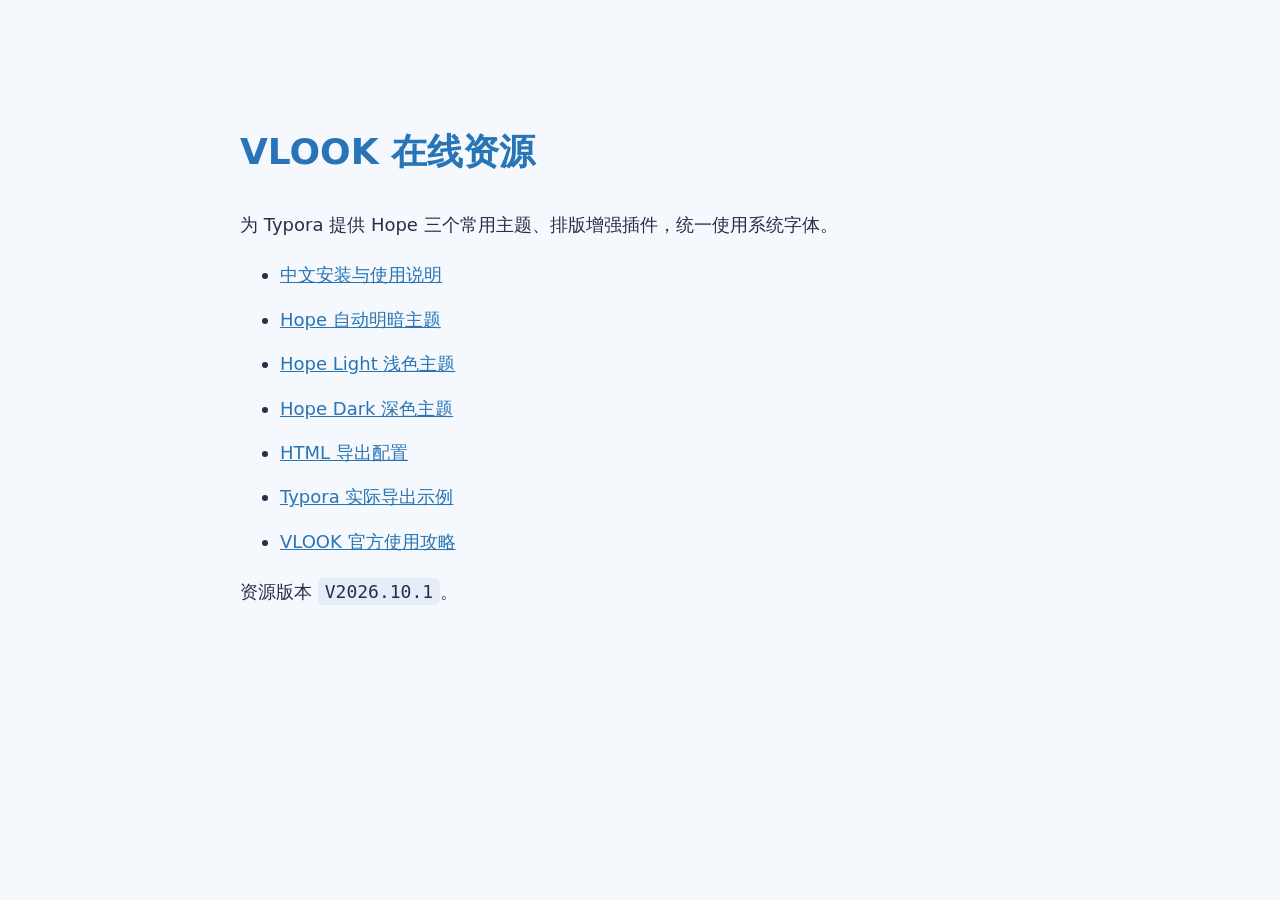
<file: index.html>
<!doctype html>
<html lang="zh-CN"><head><meta charset="utf-8"><meta name="viewport" content="width=device-width, initial-scale=1"><title>VLOOK 在线资源</title><style>body{font:18px/1.8 system-ui,sans-serif;max-width:800px;margin:8vh auto;padding:24px;color:#233047;background:#f5f8fc}h1{color:#2775b6}a{color:#2775b6}li{margin:12px 0}code{background:#e5edf6;padding:3px 7px;border-radius:5px}</style></head><body><h1>VLOOK 在线资源</h1><p>为 Typora 提供 Hope 三个常用主题、排版增强插件，统一使用系统字体。</p><ul><li><a href="https://github.com/faelonli/vlook-online#readme">中文安装与使用说明</a></li><li><a href="typora-themes/vlook-live-hope.css">Hope 自动明暗主题</a></li><li><a href="typora-themes/vlook-live-hope-light.css">Hope Light 浅色主题</a></li><li><a href="typora-themes/vlook-live-hope-dark.css">Hope Dark 深色主题</a></li><li><a href="plugin-live.txt">HTML 导出配置</a></li><li><a href="demo.html">Typora 实际导出示例</a></li><li><a href="https://madmaxchow.github.io/VLOOK/index.html#安装与使用">VLOOK 官方使用攻略</a></li></ul><p>资源版本 <code>V2026.10.1</code>。</p></body></html>
</file>
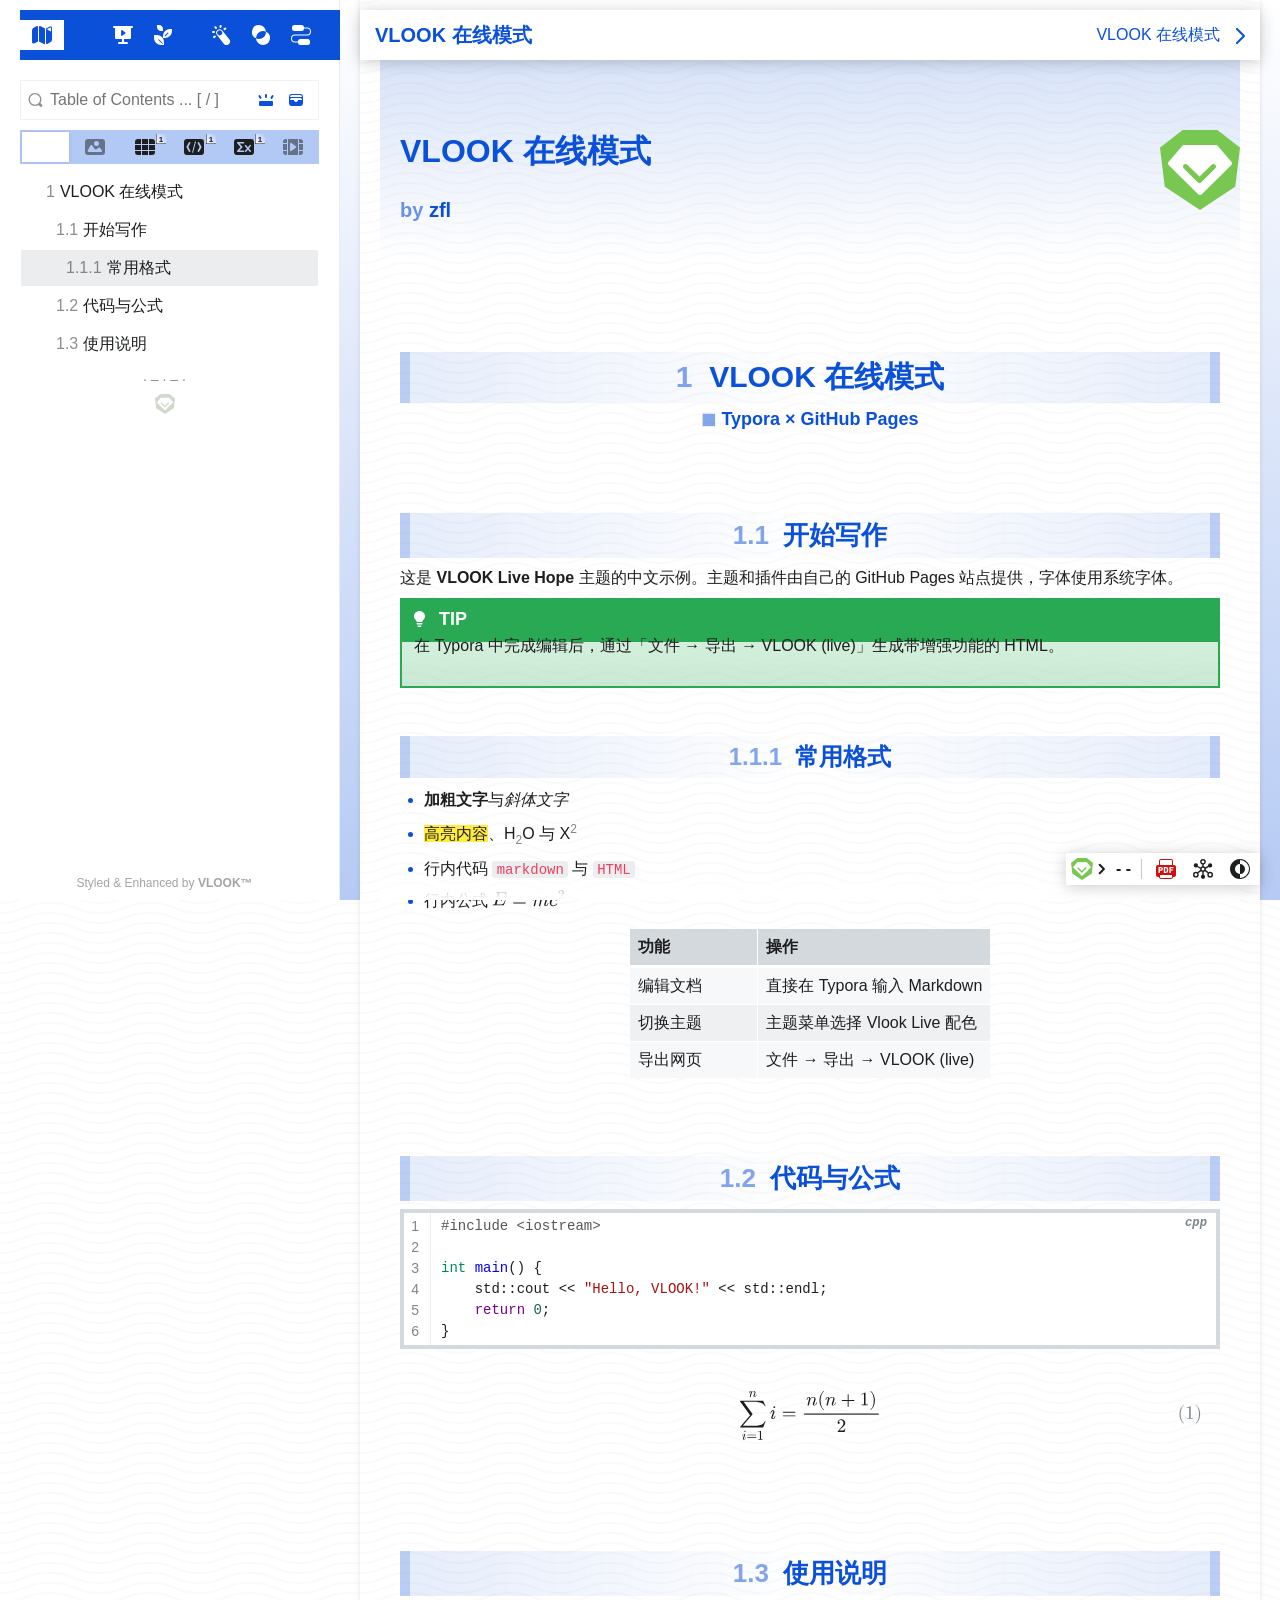
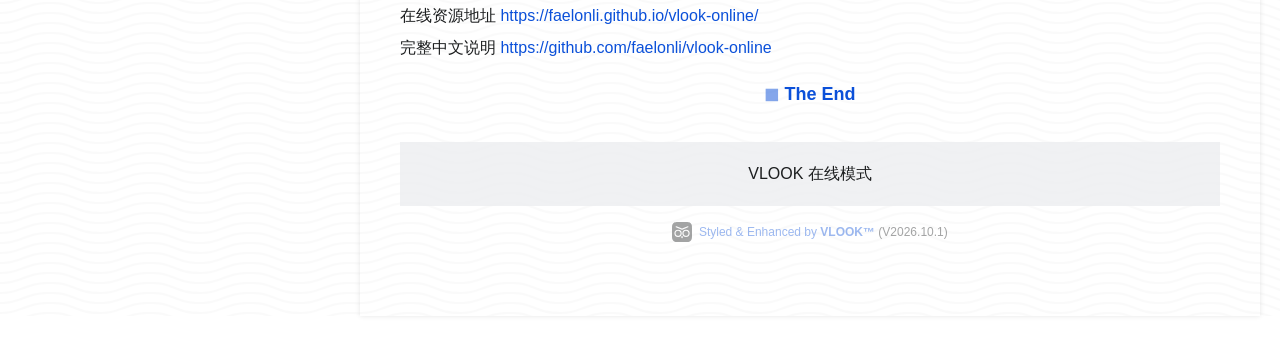
<file: demo.html>
<!doctype html>
<html>
<head>
<meta charset='UTF-8'><meta name='viewport' content='width=device-width initial-scale=1'><style type='text/css'>html {overflow-x: initial !important;}</style>
<style type='text/css'  id="style-base">:root { --bg-color: #ffffff; --text-color: #333333; --select-text-bg-color: #B5D6FC; --select-text-font-color: auto; --monospace: "Lucida Console",Consolas,"Courier",monospace; --title-bar-height: 20px; }
.mac-os-11 { --title-bar-height: 28px; }
html { font-size: 14px; background-color: var(--bg-color); color: var(--text-color); font-family: "Helvetica Neue", Helvetica, Arial, "Segoe UI Emoji", "SF Pro", sans-serif; -webkit-font-smoothing: antialiased; }
h1, h2, h3, h4, h5 { white-space: pre-wrap; }
body { margin: 0px; padding: 0px; height: auto; inset: 0px; font-size: 1rem; line-height: 1.428571; overflow-x: hidden; background: inherit; }
iframe { margin: auto; }
a.url { word-break: break-all; }
a:active, a:hover { outline: 0px; }
.in-text-selection, ::selection { text-shadow: none; background: var(--select-text-bg-color); color: var(--select-text-font-color); }
#write { margin: 0px auto; height: auto; width: inherit; word-break: normal; overflow-wrap: break-word; position: relative; white-space: normal; overflow-x: visible; padding-top: 36px; }
#write.first-line-indent p { text-indent: 2em; }
#write.first-line-indent li p, #write.first-line-indent p *, #write.first-line-indent svg * { text-indent: 0px; }
#write.first-line-indent li { margin-left: 2em; }
.for-image #write { padding-left: 8px; padding-right: 8px; }
body.typora-export { padding-left: 30px; padding-right: 30px; }
.typora-export .footnote-line, .typora-export li, .typora-export p { white-space: pre-wrap; }
.typora-export .task-list-item input { pointer-events: none; }
@media screen and (max-width: 500px) {
  body.typora-export { padding-left: 0px; padding-right: 0px; }
  #write { padding-left: 20px; padding-right: 20px; }
}
#write li > figure:last-child { margin-bottom: 0.5rem; }
#write ol, #write ul { position: relative; }
img { max-width: 100%; vertical-align: middle; image-orientation: from-image; }
img:not([height]) { height: auto; }
button, input, select, textarea { color: inherit; font-style: inherit; font-variant-caps: inherit; font-weight: inherit; font-width: inherit; font-size: inherit; line-height: inherit; font-family: inherit; font-size-adjust: inherit; font-kerning: inherit; font-variant-alternates: inherit; font-variant-ligatures: inherit; font-variant-numeric: inherit; font-variant-east-asian: inherit; font-variant-position: inherit; font-variant-emoji: inherit; font-feature-settings: inherit; font-optical-sizing: inherit; font-variation-settings: inherit; }
input[type="checkbox"], input[type="radio"] { line-height: normal; padding: 0px; }
*, ::after, ::before { box-sizing: border-box; }
svg sub, svg sup { position: static; }
.nodeLabel p { padding-right: 2px; padding-left: 2px; }
.typora-export .nodeLabel p { padding-right: 0px; padding-left: 0px; }
foreignObject { overflow: visible; }
p { line-height: inherit; }
h1, h2, h3, h4, h5, h6 { break-after: avoid-page; break-inside: avoid; orphans: 4; }
p { orphans: 4; }
li p { orphans: 1; }
h1 { font-size: 2rem; }
h2 { font-size: 1.8rem; }
h3 { font-size: 1.6rem; }
h4 { font-size: 1.4rem; }
h5 { font-size: 1.2rem; }
h6 { font-size: 1rem; }
.md-math-block, .md-rawblock, h1, h2, h3, h4, h5, h6, p { margin-top: 1rem; margin-bottom: 1rem; }
.hidden { display: none; }
.md-blockmeta { color: rgb(204, 204, 204); font-weight: 700; font-style: italic; }
a { cursor: pointer; }
sup.md-footnote { padding: 2px 4px; background-color: rgba(238, 238, 238, 0.7); color: rgb(85, 85, 85); border-radius: 4px; cursor: pointer; }
sup.md-footnote a, sup.md-footnote a:hover { color: inherit; text-transform: inherit; text-decoration: inherit; }
#write input[type="checkbox"] { cursor: pointer; width: inherit; height: inherit; }
figure { overflow-x: auto; margin: 1.2em 0px; max-width: calc(100% + 16px); padding: 0px; }
figure > table { margin: 0px; }
thead, tr { break-inside: avoid; break-after: auto; }
thead { display: table-header-group; }
table { border-collapse: collapse; border-spacing: 0px; width: 100%; overflow: auto; break-inside: auto; text-align: left; }
table.md-table td { min-width: 32px; }
.CodeMirror-gutters { border-right: 0px; background-color: inherit; }
.CodeMirror-linenumber { -webkit-user-select: none; }
.CodeMirror { text-align: left; }
.CodeMirror-placeholder { opacity: 0.3; }
.CodeMirror pre { padding: 0px 4px; }
.CodeMirror-lines { padding: 0px; }
div.hr:focus { cursor: none; }
#write pre { white-space: pre-wrap; }
#write.fences-no-line-wrapping pre { white-space: pre; }
#write pre.ty-contain-cm { white-space: normal; }
.CodeMirror-gutters { margin-right: 4px; }
.md-fences { font-size: 0.9rem; position: relative; display: block; break-inside: avoid; text-align: left; overflow: visible; white-space: pre; background: inherit; }
.md-fences-adv-panel { width: 100%; margin-top: 10px; text-align: center; padding-top: 0px; padding-bottom: 8px; overflow-x: auto; }
#write .md-fences.mock-cm { white-space: pre-wrap; }
.md-fences.md-fences-with-lineno { padding-left: 0px; }
#write.fences-no-line-wrapping .md-fences.mock-cm { white-space: pre; overflow-x: auto; }
.md-fences.mock-cm.md-fences-with-lineno { padding-left: 8px; }
.CodeMirror-line, twitterwidget { break-inside: avoid; }
svg { break-inside: avoid; }
.footnotes { opacity: 0.8; font-size: 0.9rem; margin-top: 1em; margin-bottom: 1em; }
.footnotes + .footnotes { margin-top: 0px; }
.md-reset { margin: 0px; padding: 0px; border: 0px; outline: 0px; vertical-align: top; background: 0px 0px; text-decoration: none; text-shadow: none; float: none; position: static; width: auto; height: auto; white-space: nowrap; cursor: inherit; line-height: normal; font-weight: 400; text-align: left; box-sizing: content-box; direction: ltr; }
li div { padding-top: 0px; }
blockquote { margin: 1rem 0px; }
li .mathjax-block, li p { margin: 0.5rem 0px; }
li blockquote { margin: 1rem 0px; }
li { margin: 0px; position: relative; }
blockquote > :last-child { margin-bottom: 0px; }
blockquote > :first-child, li > :first-child { margin-top: 0px; }
.footnotes-area { color: rgb(136, 136, 136); margin-top: 0.714rem; padding-bottom: 0.143rem; white-space: normal; }
#write .footnote-line { white-space: pre-wrap; }
@media print {
  body, html { border: 1px solid transparent; height: 99%; break-after: avoid; break-before: avoid; font-variant-ligatures: no-common-ligatures; }
  #write { margin-top: 0px; border-color: transparent !important; padding-top: 0px !important; padding-bottom: 0px !important; }
  .typora-export * { print-color-adjust: exact; }
  .typora-export #write { break-after: avoid; }
  .typora-export #write::after { height: 0px; }
  .is-mac table { break-inside: avoid; }
  #write > p:nth-child(1) { margin-top: 0px; }
  .typora-export-show-outline .typora-export-sidebar { display: none; }
  figure { overflow-x: visible; }
}
.footnote-line { margin-top: 0.714em; font-size: 0.7em; }
a img, img a { cursor: pointer; }
pre.md-meta-block { font-size: 0.8rem; min-height: 0.8rem; white-space: pre-wrap; background: rgb(204, 204, 204); display: block; overflow-x: hidden; }
p > .md-image:only-child:not(.md-img-error) img, p > img:only-child { display: block; margin: auto; }
#write.first-line-indent p > .md-image:only-child:not(.md-img-error) img { left: -2em; position: relative; }
p > .md-image:only-child { display: inline-block; width: 100%; }
#write .MathJax_Display { margin: 0.8em 0px 0px; }
.md-math-block { width: 100%; }
.md-math-block:not(:empty)::after { display: none; }
.MathJax_ref { fill: currentcolor; }
[contenteditable="true"]:active, [contenteditable="true"]:focus, [contenteditable="false"]:active, [contenteditable="false"]:focus { outline: 0px; box-shadow: none; }
.md-task-list-item { position: relative; list-style-type: none; }
.task-list-item.md-task-list-item { padding-left: 0px; }
.md-task-list-item > input { position: absolute; top: 0px; left: 0px; margin-left: -1.2em; margin-top: calc(1em - 10px); border: medium; }
.math { font-size: 1rem; }
.md-toc { min-height: 3.58rem; position: relative; font-size: 0.9rem; border-radius: 10px; }
.md-toc-content { position: relative; margin-left: 0px; }
.md-toc-content::after, .md-toc::after { display: none; }
.md-toc-item { display: block; color: rgb(65, 131, 196); }
.md-toc-item a { text-decoration: none; }
.md-toc-inner:hover { text-decoration: underline; }
.md-toc-inner { display: inline-block; cursor: pointer; }
.md-toc-h1 .md-toc-inner { margin-left: 0px; font-weight: 700; }
.md-toc-h2 .md-toc-inner { margin-left: 2em; }
.md-toc-h3 .md-toc-inner { margin-left: 4em; }
.md-toc-h4 .md-toc-inner { margin-left: 6em; }
.md-toc-h5 .md-toc-inner { margin-left: 8em; }
.md-toc-h6 .md-toc-inner { margin-left: 10em; }
@media screen and (max-width: 48em) {
  .md-toc-h3 .md-toc-inner { margin-left: 3.5em; }
  .md-toc-h4 .md-toc-inner { margin-left: 5em; }
  .md-toc-h5 .md-toc-inner { margin-left: 6.5em; }
  .md-toc-h6 .md-toc-inner { margin-left: 8em; }
}
a.md-toc-inner { font-size: inherit; font-style: inherit; font-weight: inherit; line-height: inherit; }
.footnote-line a:not(.reversefootnote) { color: inherit; }
.reversefootnote { font-family: ui-monospace, sans-serif; }
.md-attr { display: none; }
.md-fn-count::after { content: "."; }
code, pre, samp, tt { font-family: var(--monospace); }
kbd { margin: 0px 0.1em; padding: 0.1em 0.6em; font-size: 0.8em; color: rgb(36, 39, 41); background: rgb(255, 255, 255); border: 1px solid rgb(173, 179, 185); border-radius: 3px; box-shadow: rgba(12, 13, 14, 0.2) 0px 1px 0px, rgb(255, 255, 255) 0px 0px 0px 2px inset; white-space: nowrap; vertical-align: middle; }
.md-comment { color: rgb(162, 127, 3); opacity: 0.6; font-family: var(--monospace); }
code { text-align: left; vertical-align: initial; }
a.md-print-anchor { white-space: pre !important; border-width: medium !important; border-style: none !important; border-color: currentcolor !important; display: inline-block !important; position: absolute !important; width: 1px !important; right: 0px !important; outline: 0px !important; background: 0px 0px !important; text-decoration: initial !important; text-shadow: initial !important; }
.os-windows.monocolor-emoji .md-emoji { font-family: "Segoe UI Symbol", sans-serif; }
.md-diagram-panel > svg { max-width: 100%; }
[lang="flow"] svg, [lang="mermaid"] svg { max-width: 100%; height: auto; }
[lang="mermaid"] .node text { font-size: 1rem; }
table tr th { border-bottom: 0px; }
video { max-width: 100%; display: block; margin: 0px auto; }
iframe { max-width: 100%; width: 100%; border: medium; }
.highlight td, .highlight tr { border: 0px; }
mark { background: rgb(255, 255, 0); color: rgb(0, 0, 0); }
.md-html-inline .md-plain, .md-html-inline strong, mark .md-inline-math, mark strong { color: inherit; }
.md-expand mark .md-meta { opacity: 0.3 !important; }
mark .md-meta { color: rgb(0, 0, 0); }
@media print {
  .typora-export h1, .typora-export h2, .typora-export h3, .typora-export h4, .typora-export h5, .typora-export h6 { break-inside: avoid; }
}
.md-diagram-panel .messageText { stroke: none !important; }
.md-diagram-panel .start-state { fill: var(--node-fill); }
.md-diagram-panel .edgeLabel rect { opacity: 1 !important; }
.md-fences.md-fences-math { font-size: 1em; }
.md-fences-advanced:not(.md-focus) { padding: 0px; white-space: nowrap; border: 0px; }
.md-fences-advanced:not(.md-focus) { background: inherit; }
.mermaid-svg { margin: auto; }
.typora-export-show-outline .typora-export-content { max-width: 1440px; margin: auto; display: flex; flex-direction: row; }
.typora-export-sidebar { width: 300px; font-size: 0.8rem; margin-top: 80px; margin-right: 18px; }
.typora-export-show-outline #write { --webkit-flex: 2; flex: 2 1 0%; }
.typora-export-sidebar .outline-content { position: fixed; top: 0px; max-height: 100%; overflow: hidden auto; padding-bottom: 30px; padding-top: 60px; width: 300px; }
@media screen and (max-width: 1024px) {
  .typora-export-sidebar, .typora-export-sidebar .outline-content { width: 240px; }
}
@media screen and (max-width: 800px) {
  .typora-export-sidebar { display: none; }
}
.outline-content li, .outline-content ul { margin-left: 0px; margin-right: 0px; padding-left: 0px; padding-right: 0px; list-style: none; overflow-wrap: anywhere; }
.outline-content ul { margin-top: 0px; margin-bottom: 0px; }
.outline-content strong { font-weight: 400; }
.outline-expander { width: 1rem; height: 1.428571rem; position: relative; display: table-cell; vertical-align: middle; cursor: pointer; padding-left: 4px; }
.outline-expander::before { content: ""; position: relative; font-family: Ionicons; display: inline-block; font-size: 8px; vertical-align: middle; }
.outline-item { padding-top: 3px; padding-bottom: 3px; cursor: pointer; }
.outline-expander:hover::before { content: ""; }
.outline-h1 > .outline-item { padding-left: 0px; }
.outline-h2 > .outline-item { padding-left: 1em; }
.outline-h3 > .outline-item { padding-left: 2em; }
.outline-h4 > .outline-item { padding-left: 3em; }
.outline-h5 > .outline-item { padding-left: 4em; }
.outline-h6 > .outline-item { padding-left: 5em; }
.outline-label { cursor: pointer; display: table-cell; vertical-align: middle; text-decoration: none; color: inherit; }
.outline-label:hover { text-decoration: underline; }
.outline-item:hover { border-color: rgb(245, 245, 245); background-color: var(--item-hover-bg-color); }
.outline-item:hover { margin-left: -28px; margin-right: -28px; border-left: 28px solid transparent; border-right: 28px solid transparent; }
.outline-item-single .outline-expander::before, .outline-item-single .outline-expander:hover::before { display: none; }
.outline-item-open > .outline-item > .outline-expander::before { content: ""; }
.outline-children { display: none; }
.info-panel-tab-wrapper { display: none; }
.outline-item-open > .outline-children { display: block; }
.typora-export .outline-item { padding-top: 1px; padding-bottom: 1px; }
.typora-export .outline-item:hover { margin-right: -8px; border-right: 8px solid transparent; }
.typora-export .outline-expander::before { content: "+"; font-family: inherit; top: -1px; }
.typora-export .outline-expander:hover::before, .typora-export .outline-item-open > .outline-item > .outline-expander::before { content: "−"; }
.typora-export-collapse-outline .outline-children { display: none; }
.typora-export-collapse-outline .outline-item-open > .outline-children, .typora-export-no-collapse-outline .outline-children { display: block; }
.typora-export-no-collapse-outline .outline-expander::before { content: "" !important; }
.typora-export-show-outline .outline-item-active > .outline-item .outline-label { font-weight: 700; }
.md-inline-math-container mjx-container { zoom: 0.95; }
mjx-container { break-inside: avoid; }
.md-alert.md-alert-note { border-left-color: rgb(9, 105, 218); }
.md-alert.md-alert-important { border-left-color: rgb(130, 80, 223); }
.md-alert.md-alert-warning { border-left-color: rgb(154, 103, 0); }
.md-alert.md-alert-tip { border-left-color: rgb(31, 136, 61); }
.md-alert.md-alert-caution { border-left-color: rgb(207, 34, 46); }
.md-alert { padding: 0px 1em; margin-bottom: 16px; color: inherit; border-left: 0.25em solid rgb(0, 0, 0); }
.md-alert-text-note { color: rgb(9, 105, 218); }
.md-alert-text-important { color: rgb(130, 80, 223); }
.md-alert-text-warning { color: rgb(154, 103, 0); }
.md-alert-text-tip { color: rgb(31, 136, 61); }
.md-alert-text-caution { color: rgb(207, 34, 46); }
.md-alert-text { font-size: 0.9rem; font-weight: 700; }
.md-alert-text svg { fill: currentcolor; position: relative; top: 0.125em; margin-right: 1ch; overflow: visible; }
.md-alert-text-container::after { content: attr(data-text); text-transform: capitalize; pointer-events: none; margin-right: 1ch; }

</style>
<style type='text/css'  id="style-codemirror">.CodeMirror { height: auto; }
.CodeMirror.cm-s-inner { background: inherit; }
.CodeMirror-scroll { overflow: auto hidden; z-index: 3; }
.CodeMirror-gutter-filler, .CodeMirror-scrollbar-filler { background-color: rgb(255, 255, 255); }
.CodeMirror-gutters { border-right: 1px solid rgb(221, 221, 221); background: inherit; white-space: nowrap; }
.CodeMirror-linenumber { padding: 0px 3px 0px 5px; text-align: right; color: rgb(153, 153, 153); }
.cm-s-inner .cm-keyword { color: rgb(119, 0, 136); }
.cm-s-inner .cm-atom, .cm-s-inner.cm-atom { color: rgb(34, 17, 153); }
.cm-s-inner .cm-number { color: rgb(17, 102, 68); }
.cm-s-inner .cm-def { color: rgb(0, 0, 255); }
.cm-s-inner .cm-variable { color: rgb(0, 0, 0); }
.cm-s-inner .cm-variable-2 { color: rgb(0, 85, 170); }
.cm-s-inner .cm-variable-3 { color: rgb(0, 136, 85); }
.cm-s-inner .cm-string { color: rgb(170, 17, 17); }
.cm-s-inner .cm-property { color: rgb(0, 0, 0); }
.cm-s-inner .cm-operator { color: rgb(152, 26, 26); }
.cm-s-inner .cm-comment, .cm-s-inner.cm-comment { color: rgb(170, 85, 0); }
.cm-s-inner .cm-string-2 { color: rgb(255, 85, 0); }
.cm-s-inner .cm-meta { color: rgb(85, 85, 85); }
.cm-s-inner .cm-qualifier { color: rgb(85, 85, 85); }
.cm-s-inner .cm-builtin { color: rgb(51, 0, 170); }
.cm-s-inner .cm-bracket { color: rgb(153, 153, 119); }
.cm-s-inner .cm-tag { color: rgb(17, 119, 0); }
.cm-s-inner .cm-attribute { color: rgb(0, 0, 204); }
.cm-s-inner .cm-header, .cm-s-inner.cm-header { color: rgb(0, 0, 255); }
.cm-s-inner .cm-quote, .cm-s-inner.cm-quote { color: rgb(0, 153, 0); }
.cm-s-inner .cm-hr, .cm-s-inner.cm-hr { color: rgb(153, 153, 153); }
.cm-s-inner .cm-link, .cm-s-inner.cm-link { color: rgb(0, 0, 204); }
.cm-negative { color: rgb(221, 68, 68); }
.cm-positive { color: rgb(34, 153, 34); }
.cm-header, .cm-strong { font-weight: 700; }
.cm-del { text-decoration: line-through; }
.cm-em { font-style: italic; }
.cm-link { text-decoration: underline; }
.cm-error { color: red; }
.cm-invalidchar { color: red; }
.cm-constant { color: rgb(38, 139, 210); }
.cm-defined { color: rgb(181, 137, 0); }
div.CodeMirror span.CodeMirror-matchingbracket { color: rgb(0, 255, 0); }
div.CodeMirror span.CodeMirror-nonmatchingbracket { color: rgb(255, 34, 34); }
.cm-s-inner .CodeMirror-activeline-background { background: inherit; }
.CodeMirror { position: relative; overflow: hidden; }
.CodeMirror-scroll { height: 100%; outline: 0px; position: relative; box-sizing: content-box; background: inherit; }
.CodeMirror-sizer { position: relative; }
.CodeMirror-gutter-filler, .CodeMirror-hscrollbar, .CodeMirror-scrollbar-filler, .CodeMirror-vscrollbar { position: absolute; z-index: 6; display: none; outline: 0px; }
.CodeMirror-vscrollbar { right: 0px; top: 0px; overflow: hidden; }
.CodeMirror-hscrollbar { bottom: 0px; left: 0px; overflow: auto hidden; }
.CodeMirror-scrollbar-filler { right: 0px; bottom: 0px; }
.CodeMirror-gutter-filler { left: 0px; bottom: 0px; }
.CodeMirror-gutters { position: absolute; left: 0px; top: 0px; padding-bottom: 10px; z-index: 3; overflow-y: hidden; }
.CodeMirror-gutter { white-space: normal; height: 100%; box-sizing: content-box; padding-bottom: 30px; margin-bottom: -32px; display: inline-block; }
.CodeMirror-gutter-wrapper { position: absolute; z-index: 4; background: 0px 0px !important; border: medium !important; }
.CodeMirror-gutter-background { position: absolute; top: 0px; bottom: 0px; z-index: 4; }
.CodeMirror-gutter-elt { position: absolute; cursor: default; z-index: 4; }
.CodeMirror-lines { cursor: text; }
.CodeMirror pre { border-radius: 0px; border-width: 0px; background: 0px 0px; font-family: inherit; font-size: inherit; margin: 0px; white-space: pre; overflow-wrap: normal; color: inherit; z-index: 2; position: relative; overflow: visible; }
.CodeMirror-wrap pre { overflow-wrap: break-word; white-space: pre-wrap; word-break: normal; }
.CodeMirror-code pre { border-right: 30px solid transparent; width: fit-content; }
.CodeMirror-wrap .CodeMirror-code pre { border-right: medium; width: auto; }
.CodeMirror-linebackground { position: absolute; inset: 0px; z-index: 0; }
.CodeMirror-linewidget { position: relative; z-index: 2; overflow: auto; }
.CodeMirror-wrap .CodeMirror-scroll { overflow-x: hidden; }
.CodeMirror-measure { position: absolute; width: 100%; height: 0px; overflow: hidden; visibility: hidden; }
.CodeMirror-measure pre { position: static; }
.CodeMirror div.CodeMirror-cursor { position: absolute; visibility: hidden; border-right: medium; width: 0px; }
.CodeMirror div.CodeMirror-cursor { visibility: hidden; }
.CodeMirror-focused div.CodeMirror-cursor { visibility: inherit; }
.cm-searching { background: rgba(255, 255, 0, 0.4); }
span.cm-underlined { text-decoration: underline; }
span.cm-strikethrough { text-decoration: line-through; }
.cm-tw-syntaxerror { color: rgb(255, 255, 255); background-color: rgb(153, 0, 0); }
.cm-tw-deleted { text-decoration: line-through; }
.cm-tw-header5 { font-weight: 700; }
.cm-tw-listitem:first-child { padding-left: 10px; }
.cm-tw-box { border-style: solid; border-right-width: 1px; border-bottom-width: 1px; border-left-width: 1px; border-color: inherit; border-top-width: 0px !important; }
.cm-tw-underline { text-decoration: underline; }
@media print {
  .CodeMirror div.CodeMirror-cursor { visibility: hidden; }
}

</style>
<link rel='stylesheet' href='https://faelonli.github.io/vlook-online/V2026.10.1/vlook-hope.css' type='text/css' />
<style type='text/css'  id="style-theme_css">
@import '';
@import '';
.sidebar-content:before{content:'VLOOK™ •• live';font-style:italic;}
</style>
<style type='text/css'  id="style-mathjax">
mjx-container[overflow="scroll"][display] {
  overflow: auto clip;
  min-width: initial !important;
}

mjx-container[overflow="truncate"][display] {
  overflow: hidden clip;
  min-width: initial !important;
}

mjx-container[display] {
  display: block;
  text-align: center;
  justify-content: center;
  margin: .7em 0;
  padding: .3em 2px;
}

mjx-container[display][width="full"] {
  display: flex;
}

mjx-container[justify="left"] {
  text-align: left;
  justify-content: left;
}

mjx-container[justify="right"] {
  text-align: right;
  justify-content: right;
}

mjx-container[jax="SVG"] {
  direction: ltr;
  white-space: nowrap;
}

mjx-container[jax="SVG"] > svg {
  overflow: visible;
  min-height: 1px;
  min-width: 1px;
}

mjx-container[jax="SVG"] > svg a {
  fill: blue;
  stroke: blue;
}

rect[data-sre-highlighter-added]:has(+ .mjx-selected), rect[data-sre-highlighter-bbox].mjx-selected {
  stroke: black;
  stroke-width: 80px;
}

@media (prefers-color-scheme: dark) {
  rect[data-sre-highlighter-added]:has(+ .mjx-selected), rect[data-sre-highlighter-bbox].mjx-selected {
    stroke: #C8C8C8;
  }
}

mjx-assistive-mml {
  position: absolute !important;
  top: 0px;
  left: 0px;
  bottom: 0px;
  right: 0px;
  clip: rect(1px, 1px, 1px, 1px);
  clip-path: polygon(0 0, 0 1px, 1px 1px, 1px 0);
  padding: 1px 0px 0px 0px !important;
  border: 0px !important;
  display: block !important;
  width: auto !important;
  overflow: hidden !important;
  text-indent: 0px ! important;
  -webkit-touch-callout: none;
  -webkit-user-select: none;
  -khtml-user-select: none;
  -moz-user-select: none;
  -ms-user-select: none;
  user-select: none;
}

mjx-assistive-mml[display="block"] {
  width: 100% !important;
}

mjx-container[jax="SVG"] mjx-break {
  white-space: normal;
  line-height: 0;
  clip-path: rect(0 0 0 0);
  font-family: MJX-ZERO ! important;
}

mjx-break[size="0"] {
  letter-spacing: -0.999em;
}

mjx-break[size="1"] {
  letter-spacing: -0.889em;
}

mjx-break[size="2"] {
  letter-spacing: -0.833em;
}

mjx-break[size="3"] {
  letter-spacing: -0.778em;
}

mjx-break[size="4"] {
  letter-spacing: -0.722em;
}

mjx-break[size="5"] {
  letter-spacing: -0.667em;
}

mjx-container[jax="SVG"] mjx-break[newline]::before {
  white-space: pre;
  content: "\A";
}

mjx-break[newline] + svg[width="0.054ex"] {
  margin-right: -1px;
}

mjx-break[prebreak] {
  letter-spacing: -.999em;
}

@font-face /* zero */ {
  font-family: MJX-ZERO;
  src: url([data-uri]) format("woff");
}

g[data-mml-node="merror"] > g {
  fill: red;
  stroke: red;
}

g[data-mml-node="merror"] > rect[data-background] {
  fill: yellow;
  stroke: none;
}

g[data-mml-node="mtable"] > line[data-line], svg[data-table] > g > line[data-line] {
  stroke-width: 70px;
  fill: none;
}

g[data-mml-node="mtable"] > rect[data-frame], svg[data-table] > g > rect[data-frame] {
  stroke-width: 70px;
  fill: none;
}

g[data-mml-node="mtable"] > .mjx-dashed, svg[data-table] > g > .mjx-dashed {
  stroke-dasharray: 140;
}

g[data-mml-node="mtable"] > .mjx-dotted, svg[data-table] > g > .mjx-dotted {
  stroke-linecap: round;
  stroke-dasharray: 0,140;
}

g[data-mml-node="mtable"] > g > svg {
  overflow: visible;
}

[jax="SVG"] mjx-tool {
  display: inline-block;
  position: relative;
  width: 0;
  height: 0;
}

[jax="SVG"] mjx-tool > mjx-tip {
  position: absolute;
  top: 0;
  left: 0;
}

mjx-tool > mjx-tip {
  display: inline-block;
  line-height: 0;
  padding: .2em;
  border: 1px solid #888;
  background-color: #F8F8F8;
  color: black;
  box-shadow: 2px 2px 5px #AAAAAA;
}

g[data-mml-node="maction"][data-toggle] {
  cursor: pointer;
}

mjx-status {
  display: block;
  position: fixed;
  left: 1em;
  bottom: 1em;
  min-width: 25%;
  padding: .2em .4em;
  border: 1px solid #888;
  font-size: 90%;
  background-color: #F8F8F8;
  color: black;
}

g[data-mjx-collapsed] {
  fill: #55F;
}

@media (prefers-color-scheme: dark) /* svg maction */ {
  mjx-tool > mjx-tip {
    background-color: #303030;
      color: #E0E0E0;
      box-shadow: 2px 2px 5px #000;
  }
  mjx-status {
    background-color: #303030;
      color: #E0E0E0;
  }
  g[data-mjx-collapsed] {
    fill: #88F;
  }
}

foreignObject[data-mjx-xml] {
  font-family: initial;
  line-height: normal;
  overflow: visible;
}

foreignObject[data-mjx-html] {
  overflow: visible;
}

mjx-measure-xml {
  position: absolute;
  left: 0;
  top: 0;
  display: inline-block;
  line-height: normal;
  white-space: normal;
}

mjx-html {
  display: inline-block;
  line-height: normal;
  text-align: initial;
  white-space: initial;
}

mjx-html-holder {
  display: block;
  position: absolute;
  top: 0;
  left: 0;
  bottom: 0;
  right: 0;
}

mjx-container[jax="SVG"] path[data-c], mjx-container[jax="SVG"] use[data-c] {
  stroke-width: 3;
}

g[data-mml-node="xypic"] path {
  stroke-width: inherit;
}

.MathJax g[data-mml-node="xypic"] path {
  stroke-width: inherit;
}
</style>
<style type='text/css'  id="style-mathjax-ni">mjx-container[jax="SVG"] path[data-c], mjx-container[jax="SVG"] use[data-c] {
							stroke-width: 0;
						}</style>
<style type='text/css'  id="style-lp">ol, ul {padding-left: 40px}</style>
<style type='text/css'  id="style-mac-print"> @media print { @page {margin: 0 0 0 0;} body.typora-export {padding-left: 0; padding-right: 0;} #write {padding:0;}}</style>
<link rel="preconnect" href="https://madmaxchow.github.io" crossorigin="anonymous">
<link rel="preconnect" href="https://faelonli.github.io" crossorigin="anonymous">
<!-- 补充 DNS 加速，防止 preconnect 被忽略 -->
<link rel="dns-prefetch" href="https://madmaxchow.github.io">
<link rel="dns-prefetch" href="https://faelonli.github.io">
<!-- live 模式部署时相关资源 URL 配置 -->
<meta name="vlook-js" content="https://faelonli.github.io/vlook-online/">
<!-- 以下为 W3C 相关的 meta 配置 -->
<meta name="author" content="zfl">
<meta name="date" content="">
<meta name="copyright" content="">
<meta name="rights" content="">
<meta name="version" content="">
<meta name="changelog" content="">
<meta name="description" content="Typora 与 GitHub Pages 在线主题验证">
<meta name="keywords" content="">
<meta name="tags" content="">
<meta name="logo" content="">
<!-- 以下为 VLOOK™ 相关的 meta 配置 -->
<meta name="vlook-footer" content="">
<meta name="vlook-doc-lib" content="">
<meta name="vlook-gray-mode" content="">
<meta name="vlook-header-autonum" content="">
<meta name="vlook-header-dup" content="">
<meta name="vlook-image-host" content="">
<meta name="vlook-query" content="">
<meta name="vlook-unpub" content="">
<meta name="vlook-welcome" content="">
<meta name="vlook-shortcut" content="">
<meta name="vlook-cc-top-left" content="">
<meta name="vlook-cc-top-right" content="">
<meta name="vlook-cc-bottom-left" content="">
<meta name="vlook-cc-bottom-right" content="">
<!-- 以下为 Open Graph Protocol (OGP) 相关的 meta 配置 -->
<meta property="og:image" content="">
<meta property="og:image:alt" content="">
<meta property="og:title" content="">
<meta property="og:description" content="">
<meta property="og:url" content="">
<meta property="og:type" content="">
<meta property="og:site_name" content="">
<meta property="og:locale" content="">
<meta property="og:video" content="">
<meta property="og:audio" content="">

<!--========================================================================-->
<!--                                                                        -->
<!--                          VLOOK - Typora Plugin                         -->
<!--                                ( live )                                -->
<!--                                                                        -->
<!--                                  V2026.10.1                                 -->
<!--                               2026-10-12                               -->
<!--                           Powered by MAX°孟兆                           -->
<!--                                                                        -->
<!--                          QQ Group: 805502564                           -->
<!--                  Telegram Channel: t.me/vlook_markdown                 -->
<!--                         email: maxchow@qq.com                          -->
<!--                                                                        -->
<!--                  https://github.com/MadMaxChow/VLOOK                   -->
<!--                  https://gitee.com/madmaxchow/VLOOK                    -->
<!--                                                                        -->
<!--========================================================================-->
<!--
MIT License
Copyright (c) 2016-2025 MAX°DESIGN | Max Chow
Permission is hereby granted, free of charge, to any person obtaining a copy of this software and associated documentation files (the "Software"), to deal in the Software without restriction, including without limitation the rights to use, copy, modify, merge, publish, distribute, sublicense, and/or sell copies of the Software, and to permit persons to whom the Software is furnished to do so, subject to the following conditions:
The above copyright notice and this permission notice shall be included in all copies or substantial portions of the Software.
THE SOFTWARE IS PROVIDED "AS IS", WITHOUT WARRANTY OF ANY KIND, EXPRESS OR IMPLIED, INCLUDING BUT NOT LIMITED TO THE WARRANTIES OF MERCHANTABILITY, FITNESS FOR A PARTICULAR PURPOSE AND NONINFRINGEMENT. IN NO EVENT SHALL THE AUTHORS OR COPYRIGHT HOLDERS BE LIABLE FOR ANY CLAIM, DAMAGES OR OTHER LIABILITY, WHETHER IN AN ACTION OF CONTRACT, TORT OR OTHERWISE, ARISING FROM, OUT OF OR IN CONNECTION WITH THE SOFTWARE OR THE USE OR OTHER DEALINGS IN THE SOFTWARE.
-->
<!-- ==================== VLOOK UI ==================== -->
<div id="v-pdf-log">[ PDF LOG ]</div>
<div id="v-debug"></div>
<div id="vlook"></div>
<style type="text/css">
    @keyframes breathe-vlook { 0% { transform: scale(1.5); opacity: 0.5; } 100% { transform: scale(1); opacity: 1; } }
    #VLOOK { left: 0; top: 0; background: var(--v-btn-bg); width: 100%; height: 100vh; display: flex; align-items: center; position: fixed; z-index: 99999; }
    #VLOOK > div { margin: 0 auto; background: var(--v-btn-f); width: 30px; height: 30px; border-radius: 10px; animation: 1s breathe-vlook infinite alternate; }
</style>
<!-- ==================== VLOOK JS ==================== -->
<script type="text/javascript">
	function getMetaContent(key, attr = "name") {
		const meta = document.querySelector(`meta[${attr}="${key}"]`);
		return meta ? meta.getAttribute("content") : null;
	}
    let pdfLog = document.querySelector("#v-pdf-log"),
        lVer = "V2026.10.1",
        devMode = lVer.indexOf("dev") > 0 ? true : false, debugMode = devMode,
        jsHost = devMode ? "http://localhost/dev/" : getMetaContent("vlook-js") + lVer + "/",
        compCode = "moonlightmoonlight",
        ts = Math.floor(Date.now()/(1000*60*60*24)); // (1000*60*60*24) 按天
    document.body.insertBefore(pdfLog, document.body.childNodes[0]);
// ==================== live ====================
// ▽ ▽ ▽ ▽ ▽
    function loadScript(src, onload) {
        let js = document.createElement("script");
        js.src = src + "?ts=" + ts;
        js.onload = onload;
        js.onerror = () => console.error("Failed: ", src);
        document.head.appendChild(js);
    }
    loadScript(jsHost + "jquery-slim.js", () => {
        devMode && loadScript(jsHost + "jquery-migrate.js");
        loadScript(jsHost + "start.js");
    });
</script>
<!--======================================-->
<!-- END • VLOOK plugin_live for <head /> -->
<!--======================================-->

<title>VLOOK 在线模式示例</title>
</head>
<body class='typora-export'><div class='typora-export-content'>
<div id='write'  class=''><h1 id='vlook-在线模式'><span>VLOOK 在线模式</span></h1><h6 id='typora-×-github-pages'><span>Typora × GitHub Pages</span></h6><div class='md-toc' mdtype='toc'><p class="md-toc-content" role="list"><span role="listitem" class="md-toc-item md-toc-h1" data-ref="n2"><a class="md-toc-inner" href="#vlook-在线模式">VLOOK 在线模式</a></span><span role="listitem" class="md-toc-item md-toc-h6" data-ref="n3"><a class="md-toc-inner" href="#typora-×-github-pages">Typora × GitHub Pages</a></span><span role="listitem" class="md-toc-item md-toc-h2" data-ref="n5"><a class="md-toc-inner" href="#开始写作">开始写作</a></span><span role="listitem" class="md-toc-item md-toc-h3" data-ref="n9"><a class="md-toc-inner" href="#常用格式">常用格式</a></span><span role="listitem" class="md-toc-item md-toc-h2" data-ref="n30"><a class="md-toc-inner" href="#代码与公式">代码与公式</a></span><span role="listitem" class="md-toc-item md-toc-h2" data-ref="n33"><a class="md-toc-inner" href="#使用说明">使用说明</a></span><span role="listitem" class="md-toc-item md-toc-h6" data-ref="n36"><a class="md-toc-inner" href="#the-end">The End</a></span></p></div><h2 id='开始写作'><span>开始写作</span></h2><p><span>这是 </span><strong><span>VLOOK Live Hope</span></strong><span> 主题的中文示例。主题和插件由自己的 GitHub Pages 站点提供，字体使用系统字体。</span></p><div class="md-alert md-alert-tip tip"><p><span class='md-alert-text md-alert-text-tip'><svg viewBox="0 0 16 16" version="1.1" width="1em" height="1em" aria-hidden="true"><path d="M8 1.5c-2.363 0-4 1.69-4 3.75 0 .984.424 1.625.984 2.304l.214.253c.223.264.47.556.673.848.284.411.537.896.621 1.49a.75.75 0 0 1-1.484.211c-.04-.282-.163-.547-.37-.847a8.456 8.456 0 0 0-.542-.68c-.084-.1-.173-.205-.268-.32C3.201 7.75 2.5 6.766 2.5 5.25 2.5 2.31 4.863 0 8 0s5.5 2.31 5.5 5.25c0 1.516-.701 2.5-1.328 3.259-.095.115-.184.22-.268.319-.207.245-.383.453-.541.681-.208.3-.33.565-.37.847a.751.751 0 0 1-1.485-.212c.084-.593.337-1.078.621-1.489.203-.292.45-.584.673-.848.075-.088.147-.173.213-.253.561-.679.985-1.32.985-2.304 0-2.06-1.637-3.75-4-3.75ZM5.75 12h4.5a.75.75 0 0 1 0 1.5h-4.5a.75.75 0 0 1 0-1.5ZM6 15.25a.75.75 0 0 1 .75-.75h2.5a.75.75 0 0 1 0 1.5h-2.5a.75.75 0 0 1-.75-.75Z"></path></svg>Tip</span><br><span>在 Typora 中完成编辑后，通过「文件 → 导出 → VLOOK (live)」生成带增强功能的 HTML。</span></p></div><h3 id='常用格式'><span>常用格式</span></h3><ul><li><p><strong><span>加粗文字</span></strong><span>与</span><em><span>斜体文字</span></em></p></li><li><p><mark><span>高亮内容</span></mark><span>、H</span><sub><span>2</span></sub><span>O 与 X</span><sup><span>2</span></sup></p></li><li><p><span>行内代码 </span><code>markdown</code><span> 与 </span><code>HTML</code></p></li><li><p><span>行内公式 </span><mjx-container class="MathJax" jax="SVG" overflow="overflow" style="position: relative;"><svg xmlns="http://www.w3.org/2000/svg" width="1.733ex" height="2.262ex" role="img" focusable="false" viewBox="0 -750 766 1000" xmlns:xlink="http://www.w3.org/1999/xlink" aria-hidden="true" style="vertical-align: -0.566ex;"><g stroke="currentColor" fill="currentColor" stroke-width="0" transform="scale(1,-1)"><g data-mml-node="math"><g data-mml-node="mi"><use data-c="1D438" xlink:href="#MJX-3-NCM-I-1D438"></use></g></g></g><defs><path id="MJX-3-NCM-I-1D438" d="M199 656C199 646 210 641 231 641C271 641 291 637 291 628C291 625 289 618 286 605L156 82C151 60 141 47 126 42C119 40 101 39 70 39C48 39 38 37 38 16C38 5 49 0 70 0L583 0C607 0 609 2 617 19L657 109C684 171 703 217 714 248C712 257 709 263 698 263C691 263 685 258 681 249C656 190 632 145 608 113C568 59 509 39 415 39L270 39C260 39 253 39 249 40C243 40 240 42 240 45C240 47 242 54 245 67L311 334L406 334C453 334 478 328 483 315C485 310 486 303 486 293C486 280 484 264 479 245C477 240 476 236 476 233C476 223 482 218 493 218C502 218 508 226 512 241L568 473C568 483 563 488 552 488C544 488 538 481 535 467C525 428 512 403 495 391C478 379 450 373 409 373L321 373L379 606C387 640 387 641 429 641L568 641C619 641 654 636 673 626C701 611 715 581 715 536C715 519 714 501 711 484C711 482 711 479 710 475L710 466C710 455 715 450 725 450C735 450 741 459 743 478L763 649C766 677 759 680 732 680L233 680C210 680 199 679 199 656Z"></path><path id="MJX-3-NCM-N-3D" d="M698 367L80 367C64 367 56 359 56 344C56 329 64 321 80 321L698 321C714 321 722 329 722 344C722 356 711 367 698 367M698 179L80 179C64 179 56 171 56 156C56 141 64 133 80 133L698 133C714 133 722 141 722 156C722 169 711 179 698 179Z"></path><path id="MJX-3-NCM-I-1D45A" d="M657 442C596 442 543 412 498 353C489 412 451 442 383 442C324 442 273 416 231 363C223 407 188 442 137 442C96 442 66 409 45 344C34 312 29 293 29 287C29 278 34 273 45 273C50 273 53 274 56 276C61 285 64 292 66 299C84 375 107 413 134 413C152 413 161 399 161 371C161 358 156 331 145 290L88 63C84 51 79 25 79 19C79-1 90-11 111-11C131-11 145-1 152 19C153 24 160 49 171 92L192 181L222 295C233 318 250 341 272 365C301 397 337 413 380 413C413 413 429 391 429 348C429 335 424 308 414 267L387 153C380 124 364 64 356 32C355 25 354 21 354 19C354-1 365-11 387-11C398-11 406-8 413-1C428 14 429 21 435 48L494 285C497 298 511 321 535 353C565 393 605 413 654 413C687 413 703 391 703 348C703 309 683 236 642 129C633 106 629 87 629 74C629 25 666-11 714-11C759-11 793 14 818 64C838 104 848 131 848 144C848 153 843 158 832 158C825 157 818 148 813 137C791 58 759 18 716 18C703 18 696 28 696 47C696 62 702 84 714 115C755 222 775 295 775 333C775 404 728 442 657 442Z"></path><path id="MJX-3-NCM-I-1D450" d="M328 325C328 300 341 287 368 287C404 287 427 318 427 354C427 410 368 442 308 442C239 442 176 412 122 353C68 294 41 229 41 159C41 61 106-11 204-11C257-11 304 2 345 27C379 48 404 69 420 90C427 99 430 106 430 109C430 120 425 126 414 126C409 126 404 122 398 114C365 70 324 42 277 30C246 22 223 18 206 18C149 18 121 53 121 122C121 184 150 274 174 317C198 361 249 413 308 413C346 413 372 402 386 381C355 378 328 358 328 325Z"></path><path id="MJX-3-NCM-N-32" d="M237 666C186 666 143 648 106 612C69 576 50 534 50 483C50 449 75 424 106 424C136 424 161 450 161 480C161 513 137 536 105 536C102 536 100 536 98 535C117 584 161 627 224 627C306 627 352 556 352 470C352 403 318 331 250 255L62 43C49 28 50 29 50 0L421 0L450 180L417 180C409 129 402 100 396 91C391 86 361 84 306 84L139 84L236 179C304 243 390 312 419 365C439 400 449 435 449 470C449 588 357 666 237 666Z"></path></defs></svg><mjx-break size="4"> </mjx-break><svg xmlns="http://www.w3.org/2000/svg" width="6.342ex" height="2.452ex" role="img" focusable="false" viewBox="0 -833.9 2803.3 1083.9" xmlns:xlink="http://www.w3.org/1999/xlink" style="vertical-align: -0.566ex;"><g stroke="currentColor" fill="currentColor" stroke-width="0" transform="scale(1,-1)"><g data-mml-node="math"><g data-mml-node="mo"><use data-c="3D" xlink:href="#MJX-3-NCM-N-3D"></use></g><g data-mml-node="mi" transform="translate(1055.8,0)"><use data-c="1D45A" xlink:href="#MJX-3-NCM-I-1D45A"></use></g><g data-mml-node="msup" transform="translate(1933.8,0)"><g data-mml-node="mi"><use data-c="1D450" xlink:href="#MJX-3-NCM-I-1D450"></use></g><g data-mml-node="mn" transform="translate(466,363) scale(0.707)"><use data-c="32" xlink:href="#MJX-3-NCM-N-32"></use></g></g></g></g></svg><mjx-assistive-mml unselectable="on" display="inline"><math xmlns="http://www.w3.org/1998/Math/MathML"><mi>E</mi><mo>=</mo><mi>m</mi><msup><mi>c</mi><mn>2</mn></msup></math></mjx-assistive-mml></mjx-container><script type="math/tex">E=mc^2</script></p></li></ul><figure class='table-figure'><table><thead><tr><th><span>功能</span></th><th><span>操作</span></th></tr></thead><tbody><tr><td><span>编辑文档</span></td><td><span>直接在 Typora 输入 Markdown</span></td></tr><tr><td><span>切换主题</span></td><td><span>主题菜单选择 Vlook Live 配色</span></td></tr><tr><td><span>导出网页</span></td><td><span>文件 → 导出 → VLOOK (live)</span></td></tr></tbody></table></figure><h2 id='代码与公式'><span>代码与公式</span></h2><pre class="md-fences md-end-block md-fences-with-lineno ty-contain-cm modeLoaded" spellcheck="false" lang="cpp"><div class="CodeMirror cm-s-inner cm-s-null-scroll CodeMirror-wrap" lang="cpp"><div style="overflow: hidden; position: relative; width: 3px; height: 0px; top: 6.5px; left: 31px;"><textarea autocorrect="off" autocapitalize="off" spellcheck="false" tabindex="0" style="position: absolute; bottom: -1em; padding: 0px; width: 1000px; height: 1em; outline: medium;"></textarea></div><div class="CodeMirror-scrollbar-filler" cm-not-content="true"></div><div class="CodeMirror-gutter-filler" cm-not-content="true"></div><div class="CodeMirror-scroll" tabindex="-1"><div class="CodeMirror-sizer" style="margin-left: 27px; margin-bottom: 0px; border-right-width: 0px; padding-right: 0px; padding-bottom: 0px;"><div style="position: relative; top: 0px;"><div class="CodeMirror-lines" role="presentation"><div role="presentation" style="position: relative; outline: medium;"><div class="CodeMirror-measure"><span><span>​</span>x</span></div><div class="CodeMirror-measure"></div><div style="position: relative; z-index: 1;"></div><div class="CodeMirror-code" role="presentation" style=""><div class="CodeMirror-activeline" style="position: relative;"><div class="CodeMirror-activeline-background CodeMirror-linebackground"></div><div class="CodeMirror-gutter-background CodeMirror-activeline-gutter" style="left: -27px; width: 27px;"></div><div class="CodeMirror-gutter-wrapper CodeMirror-activeline-gutter" style="left: -27px;"><div class="CodeMirror-linenumber CodeMirror-gutter-elt CodeMirror-linenumber-show" style="left: 0px; width: 18px;">1</div></div><pre class=" CodeMirror-line " role="presentation"><span role="presentation" style="padding-right: 0.1px;"><span class="cm-meta">#include &lt;iostream&gt;</span></span></pre></div><div style="position: relative;"><div class="CodeMirror-gutter-wrapper" style="left: -27px;"><div class="CodeMirror-linenumber CodeMirror-gutter-elt" style="left: 0px; width: 18px;">2</div></div><pre class=" CodeMirror-line " role="presentation"><span role="presentation" style="padding-right: 0.1px;"><span cm-text="" cm-zwsp="">
</span></span></pre></div><div style="position: relative;"><div class="CodeMirror-gutter-wrapper" style="left: -27px;"><div class="CodeMirror-linenumber CodeMirror-gutter-elt" style="left: 0px; width: 18px;">3</div></div><pre class=" CodeMirror-line " role="presentation"><span role="presentation" style="padding-right: 0.1px;"><span class="cm-variable-3">int</span> <span class="cm-def">main</span>() {</span></pre></div><div style="position: relative;"><div class="CodeMirror-gutter-wrapper" style="left: -27px;"><div class="CodeMirror-linenumber CodeMirror-gutter-elt" style="left: 0px; width: 18px;">4</div></div><pre class=" CodeMirror-line " role="presentation"><span role="presentation" style="padding-right: 0.1px;"> &nbsp; &nbsp;<span class="cm-variable">std::cout</span> <span class="cm-operator">&lt;&lt;</span> <span class="cm-string">"Hello, VLOOK!"</span> <span class="cm-operator">&lt;&lt;</span> <span class="cm-variable">std::endl</span>;</span></pre></div><div style="position: relative;"><div class="CodeMirror-gutter-wrapper" style="left: -27px;"><div class="CodeMirror-linenumber CodeMirror-gutter-elt" style="left: 0px; width: 18px;">5</div></div><pre class=" CodeMirror-line " role="presentation"><span role="presentation" style="padding-right: 0.1px;"> &nbsp; &nbsp;<span class="cm-keyword">return</span> <span class="cm-number">0</span>;</span></pre></div><div style="position: relative;"><div class="CodeMirror-gutter-wrapper" style="left: -27px;"><div class="CodeMirror-linenumber CodeMirror-gutter-elt CodeMirror-linenumber-show" style="left: 0px; width: 18px;">6</div></div><pre class=" CodeMirror-line " role="presentation"><span role="presentation" style="padding-right: 0.1px;">}</span></pre></div></div></div></div></div></div><div style="position: absolute; height: 0px; width: 1px; border-bottom: 0px solid transparent; top: 102px;"></div><div class="CodeMirror-gutters" style="height: 102px;"><div class="CodeMirror-gutter CodeMirror-linenumbers" style="width: 26px;"></div></div></div></div></pre><div contenteditable="false" spellcheck="false" class="mathjax-block md-end-block md-math-block md-rawblock" id="mathjax-n32" cid="n32" mdtype="math_block" data-math-tag-before="0" data-math-tag-after="1" data-math-labels="[]"><div class="md-math-container"><mjx-container class="MathJax" jax="SVG" overflow="overflow" display="true" width="full" style="min-width: 26.212ex; position: relative;"><svg xmlns="http://www.w3.org/2000/svg" width="100%" height="6.24ex" role="img" focusable="false" xmlns:xlink="http://www.w3.org/1999/xlink" data-mjx-viewbox="0 -1629.1 11585.7 2758.3" aria-hidden="true" style="vertical-align: -2.555ex; min-width: 26.212ex;"><defs><path id="MJX-1-NCM-LO-2211" d="M1265-450L1389-124L1355-124C1336-174 1304-216 1258-250C1145-334 1000-356 791-356L200-356L700 232C707 239 710 246 710 251L244 894L781 894C970 894 1127 870 1230 804C1290 766 1332 719 1356 663L1389 663L1265 950L88 950C70 950 60 947 57 941C56 938 56 926 56 905L581 187L68-415C61-423 57-430 57-435C57-445 67-450 88-450Z"></path><path id="MJX-1-NCM-I-1D456" d="M284 621C284 648 271 661 244 661C216 661 188 633 188 605C188 578 202 565 229 565C257 565 284 593 284 621M259 138C237 59 205 19 164 19C151 19 144 28 144 47C144 64 173 150 232 306C240 329 244 347 244 360C244 409 210 445 161 445C118 445 84 420 59 369C39 328 29 301 29 288C29 279 34 275 45 275C58 275 60 281 64 295C87 375 118 415 158 415C171 415 178 406 178 387C178 373 175 357 168 338C145 275 121 208 101 155C86 115 78 88 78 74C78 25 114-11 162-11C205-11 239 14 264 64C283 103 293 130 293 145C293 154 288 159 277 159C274 159 259 150 259 138Z"></path><path id="MJX-1-NCM-N-3D" d="M698 367L80 367C64 367 56 359 56 344C56 329 64 321 80 321L698 321C714 321 722 329 722 344C722 356 711 367 698 367M698 179L80 179C64 179 56 171 56 156C56 141 64 133 80 133L698 133C714 133 722 141 722 156C722 169 711 179 698 179Z"></path><path id="MJX-1-NCM-N-31" d="M269 666C228 624 168 603 89 603L89 564C141 564 184 572 217 588L217 82C217 64 213 52 204 47C195 42 170 39 130 39L95 39L95 0C120 2 174 3 257 3C340 3 394 2 419 0L419 39L384 39C343 39 318 42 310 47C302 52 297 64 297 82L297 636C297 660 295 666 269 666Z"></path><path id="MJX-1-NCM-I-1D45B" d="M537 137C514 58 481 18 440 18C427 18 420 28 420 47C420 61 426 84 438 115C478 224 498 296 498 333C498 403 451 442 381 442C322 442 271 416 230 363C222 407 187 442 136 442C80 442 58 390 44 345C34 313 29 294 29 287C29 278 34 273 45 273C50 273 53 274 56 276C61 285 64 292 65 299C83 375 106 413 133 413C151 413 160 399 160 371C160 358 155 331 144 290L87 63C84 50 78 24 78 19C78-1 89-11 111-11C130-11 144-1 151 19C153 24 159 49 170 92L191 181L221 295C232 318 249 341 270 365C299 397 335 413 378 413C411 413 427 391 427 348C427 310 406 234 363 120C356 102 353 87 353 74C353 25 390-11 438-11C482-11 517 14 542 64C561 104 571 131 571 144C571 153 566 158 555 158C552 158 537 149 537 137Z"></path><path id="MJX-1-NCM-N-28" d="M318-248C327-248 332-243 332-234C332-231 330-227 327-223C275-183 233-117 202-26C175 53 161 131 161 208L161 292C161 369 175 447 202 526C233 617 275 683 327 723C330 726 332 730 332 734C332 743 327 748 318 748C317 748 314 747 311 745C251 699 201 631 160 540C121 453 101 371 101 292L101 208C101 129 121 47 160-40C201-131 251-199 311-245C314-247 317-248 318-248Z"></path><path id="MJX-1-NCM-N-2B" d="M698 274L413 274L413 559C413 575 405 583 389 583C373 583 365 575 365 559L365 274L80 274C64 274 56 266 56 250C56 234 64 226 80 226L365 226L365-59C365-75 373-83 389-83C405-83 413-75 413-59L413 226L698 226C714 226 722 234 722 250C722 263 711 274 698 274Z"></path><path id="MJX-1-NCM-N-29" d="M78-245C138-199 188-131 229-40C268 47 288 129 288 208L288 292C288 371 268 453 229 540C188 631 138 699 78 745C75 747 72 748 71 748C62 748 57 743 57 734C57 730 59 726 62 723C114 683 156 617 187 526C214 447 228 369 228 292L228 208C228 131 214 53 187-26C156-117 114-183 62-223C59-227 57-231 57-234C57-243 62-248 71-248C72-248 75-247 78-245Z"></path><path id="MJX-1-NCM-N-32" d="M237 666C186 666 143 648 106 612C69 576 50 534 50 483C50 449 75 424 106 424C136 424 161 450 161 480C161 513 137 536 105 536C102 536 100 536 98 535C117 584 161 627 224 627C306 627 352 556 352 470C352 403 318 331 250 255L62 43C49 28 50 29 50 0L421 0L450 180L417 180C409 129 402 100 396 91C391 86 361 84 306 84L139 84L236 179C304 243 390 312 419 365C439 400 449 435 449 470C449 588 357 666 237 666Z"></path></defs><g stroke="currentColor" fill="currentColor" stroke-width="0" transform="scale(0.016365,-0.016365) translate(0, -1629.1)"><g data-mml-node="math"><g data-mml-node="mtable" transform="translate(2078,0) translate(-2078,0)"><g transform="translate(0 1629.1) matrix(1 0 0 -1 0 0) scale(61.11)"><svg data-table="true" preserveAspectRatio="xMidYMid" viewBox="3714.8 -1629.1 1 2758.3"><g transform="matrix(1 0 0 -1 0 0)"><g data-mml-node="mlabeledtr" transform="translate(0,66.6)"><g data-mml-node="mtd"><g data-mml-node="munderover"><g data-mml-node="mo"><use data-c="2211" xlink:href="#MJX-1-NCM-LO-2211"></use></g><g data-mml-node="TeXAtom" transform="translate(148.2,-1087.9) scale(0.707)" data-mjx-texclass="ORD"><g data-mml-node="mi"><use data-c="1D456" xlink:href="#MJX-1-NCM-I-1D456"></use></g><g data-mml-node="mo" transform="translate(345,0)"><use data-c="3D" xlink:href="#MJX-1-NCM-N-3D"></use></g><g data-mml-node="mn" transform="translate(1123,0)"><use data-c="31" xlink:href="#MJX-1-NCM-N-31"></use></g></g><g data-mml-node="TeXAtom" transform="translate(509.9,1150) scale(0.707)" data-mjx-texclass="ORD"><g data-mml-node="mi"><use data-c="1D45B" xlink:href="#MJX-1-NCM-I-1D45B"></use></g></g></g><g data-mml-node="mi" transform="translate(1610.7,0)"><use data-c="1D456" xlink:href="#MJX-1-NCM-I-1D456"></use></g><g data-mml-node="mo" transform="translate(2233.4,0)"><use data-c="3D" xlink:href="#MJX-1-NCM-N-3D"></use></g><g data-mml-node="mfrac" transform="translate(3289.2,0)"><g data-mml-node="mrow" transform="translate(220,708)"><g data-mml-node="mi"><use data-c="1D45B" xlink:href="#MJX-1-NCM-I-1D45B"></use></g><g data-mml-node="mo" transform="translate(600,0)"><use data-c="28" xlink:href="#MJX-1-NCM-N-28"></use></g><g data-mml-node="mi" transform="translate(989,0)"><use data-c="1D45B" xlink:href="#MJX-1-NCM-I-1D45B"></use></g><g data-mml-node="mo" transform="translate(1811.2,0)"><use data-c="2B" xlink:href="#MJX-1-NCM-N-2B"></use></g><g data-mml-node="mn" transform="translate(2811.4,0)"><use data-c="31" xlink:href="#MJX-1-NCM-N-31"></use></g><g data-mml-node="mo" transform="translate(3311.4,0)"><use data-c="29" xlink:href="#MJX-1-NCM-N-29"></use></g></g><g data-mml-node="mn" transform="translate(1820.2,-686)"><use data-c="32" xlink:href="#MJX-1-NCM-N-32"></use></g><rect width="3900.4" height="60" x="120" y="220"></rect></g></g></g></g></svg><svg data-labels="true" preserveAspectRatio="xMaxYMid" viewBox="1278 -1629.1 1 2758.3"><g data-labels="true" transform="matrix(1 0 0 -1 0 0)"><g data-mml-node="mtd" id="mjx-eqn:1" transform="translate(0,814.6)"><text data-id-align="true"></text><g data-idbox="true" transform="translate(0,-748)"><g data-mml-node="mtext"><use data-c="28" xlink:href="#MJX-1-NCM-N-28"></use></g><g data-mml-node="mtext" transform="translate(389,0)"><use data-c="31" xlink:href="#MJX-1-NCM-N-31"></use></g><g data-mml-node="mtext" transform="translate(889,0)"><use data-c="29" xlink:href="#MJX-1-NCM-N-29"></use></g></g></g></g></svg></g></g></g></g></svg><mjx-assistive-mml unselectable="on" display="block"><math xmlns="http://www.w3.org/1998/Math/MathML" display="block"><mtable displaystyle="true"><mlabeledtr><mtd><mtext>(</mtext><mtext>1</mtext><mtext>)</mtext></mtd><mtd><munderover><mo>∑</mo><mrow data-mjx-texclass="ORD"><mi>i</mi><mo>=</mo><mn>1</mn></mrow><mrow data-mjx-texclass="ORD"><mi>n</mi></mrow></munderover><mi>i</mi><mo>=</mo><mfrac><mrow><mi>n</mi><mo stretchy="false">(</mo><mi>n</mi><mo>+</mo><mn>1</mn><mo stretchy="false">)</mo></mrow><mn>2</mn></mfrac></mtd></mlabeledtr></mtable></math></mjx-assistive-mml></mjx-container></div></div><h2 id='使用说明'><span>使用说明</span></h2><p><span>在线资源地址 </span><a href='https://faelonli.github.io/vlook-online/' target='_blank' class='url'>https://faelonli.github.io/vlook-online/</a></p><p><span>完整中文说明 </span><a href='https://github.com/faelonli/vlook-online' target='_blank' class='url'>https://github.com/faelonli/vlook-online</a></p><h6 id='the-end'><span>The End</span></h6></div></div>
</body>
</html>
</file>
